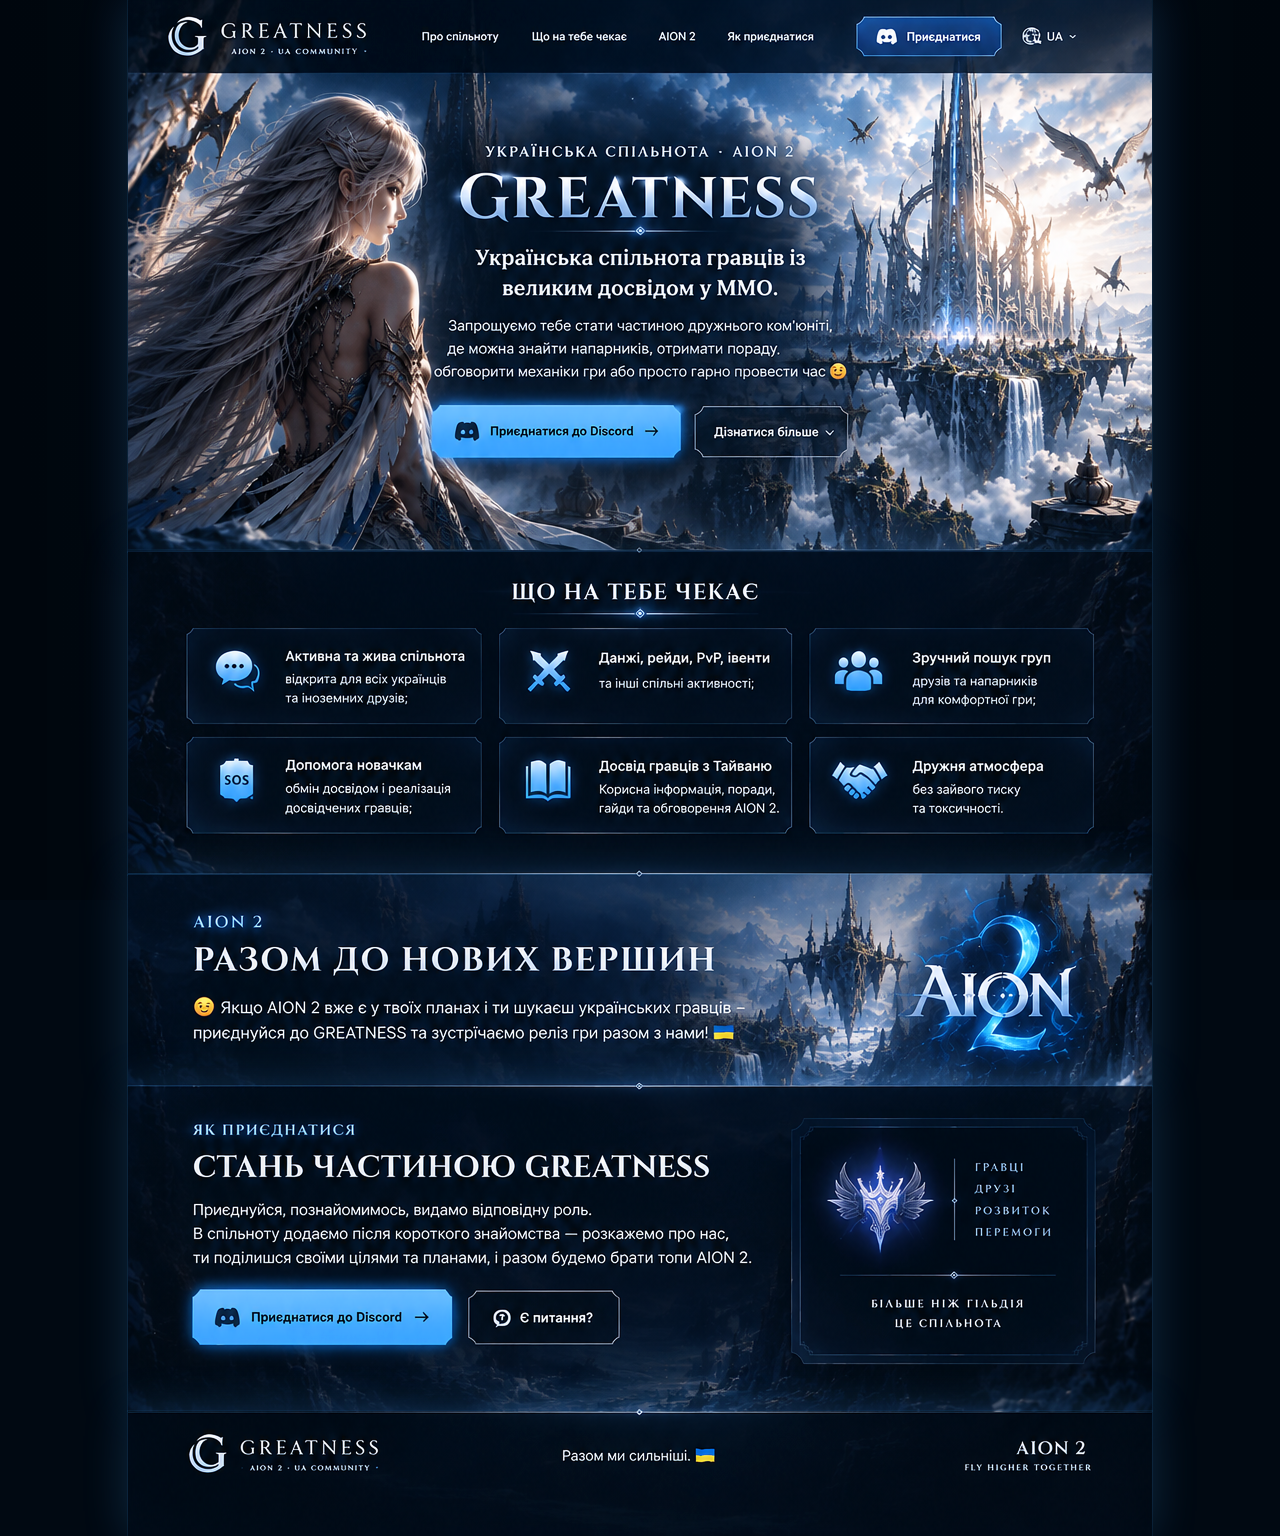
<file: index.html>
<!doctype html>
<html lang="uk">
<head>
  <meta charset="utf-8">

  <meta
    name="viewport"
    content="width=device-width, initial-scale=1"
  >

  <meta
    name="theme-color"
    content="#020b15"
  >

  <title>
    GREATNESS — українська гільдія та спільнота AION 2
  </title>

  <meta
    name="description"
    content="GREATNESS — українська гільдія та спільнота AION 2. Знаходь українських гравців, напарників і групи для данжів, рейдів та PvP. Приєднуйся до спільноти."
  >

  <meta
    name="robots"
    content="index, follow"
  >

  <link
    rel="canonical"
    href="https://apostall107.github.io/GreatnessAion2UA/"
  >

  <!-- Open Graph -->
  <meta
    property="og:type"
    content="website"
  >

  <meta
    property="og:site_name"
    content="GREATNESS"
  >

  <meta
    property="og:locale"
    content="uk_UA"
  >

  <meta
    property="og:title"
    content="GREATNESS — українська гільдія та спільнота AION 2"
  >

  <meta
    property="og:description"
    content="Українська спільнота та гільдія AION 2. Гравці, групи, данжі, рейди, PvP, гайди та спільна підготовка до гри."
  >

  <meta
    property="og:url"
    content="https://apostall107.github.io/GreatnessAion2UA/"
  >

  <meta
    property="og:image"
    content="https://apostall107.github.io/GreatnessAion2UA/assets/section-hero.png"
  >

  <meta
    property="og:image:alt"
    content="GREATNESS — українська спільнота AION 2"
  >

  <!-- Twitter / social preview -->
  <meta
    name="twitter:card"
    content="summary_large_image"
  >

  <meta
    name="twitter:title"
    content="GREATNESS — українська гільдія та спільнота AION 2"
  >

  <meta
    name="twitter:description"
    content="Українська спільнота гравців AION 2. Напарники, групи, данжі, рейди, PvP та спільна підготовка до гри."
  >

  <meta
    name="twitter:image"
    content="https://apostall107.github.io/GreatnessAion2UA/assets/section-hero.png"
  >

  <link
    rel="stylesheet"
    href="styles.css"
  >
</head>

<body>

  <main
    class="page"
    id="top"
  >

    <!-- =====================================================
         COMMUNITY / HERO
         ===================================================== -->

    <section
      class="visual hero"
      id="community"
      aria-labelledby="page-title"
    >

      <img
        src="assets/section-hero.png"
        alt="GREATNESS — українська гільдія та спільнота AION 2"
        class="visual__image"
      >

      <!-- Основний H1 для пошукових систем.
           Візуально прихований, щоб не змінювати дизайн. -->
      <h1
        id="page-title"
        style="
          position:absolute;
          width:1px;
          height:1px;
          padding:0;
          margin:-1px;
          overflow:hidden;
          clip:rect(0,0,0,0);
          white-space:nowrap;
          border:0;
        "
      >
        GREATNESS — українська гільдія та спільнота AION 2
      </h1>

      <!-- Header navigation -->

      <a
        class="hotspot hotspot--community"
        href="#community"
        aria-label="Про спільноту GREATNESS"
      ></a>

      <a
        class="hotspot hotspot--features-nav"
        href="#features"
        aria-label="Що на тебе чекає"
      ></a>

      <a
        class="hotspot hotspot--aion-nav"
        href="#aion"
        aria-label="AION 2"
      ></a>

      <a
        class="hotspot hotspot--join-nav"
        href="#join"
        aria-label="Як приєднатися до гільдії"
      ></a>

      <a
        class="hotspot hotspot--header-discord"
        href="https://discord.gg/B3jzsUFMYZ"
        target="_blank"
        rel="noopener noreferrer"
        aria-label="Приєднатися до Discord GREATNESS"
      ></a>

      <!-- Hero buttons -->

      <a
        class="hotspot hotspot--hero-discord"
        href="https://discord.gg/B3jzsUFMYZ"
        target="_blank"
        rel="noopener noreferrer"
        aria-label="Приєднатися до Discord GREATNESS"
      ></a>

      <a
        class="hotspot hotspot--hero-more"
        href="#features"
        aria-label="Дізнатися більше про GREATNESS"
      ></a>

    </section>


    <!-- =====================================================
         FEATURES
         ===================================================== -->

    <section
      class="visual"
      id="features"
      aria-labelledby="features-title"
    >

      <img
        src="assets/section-features.png"
        alt="Що на тебе чекає у GREATNESS — українські гравці AION 2, групи, данжі, рейди, PvP та допомога"
        class="visual__image"
      >

      <h2
        id="features-title"
        style="
          position:absolute;
          width:1px;
          height:1px;
          padding:0;
          margin:-1px;
          overflow:hidden;
          clip:rect(0,0,0,0);
          white-space:nowrap;
          border:0;
        "
      >
        Що на тебе чекає у GREATNESS
      </h2>

      <p
        style="
          position:absolute;
          width:1px;
          height:1px;
          padding:0;
          margin:-1px;
          overflow:hidden;
          clip:rect(0,0,0,0);
          white-space:nowrap;
          border:0;
        "
      >
        Активна спільнота, відкрита для всіх українців та іноземних друзів. Данжі, рейди, PvP,
        івенти та інші спільні активності. Зручний пошук груп, друзів та напарників для комфортної гри.
        Допомога новачкам, обмін досвідом і реалізація досвідчених гравців. Корисна інформація,
        поради, гайди та обговорення AION 2. Дружня атмосфера без зайвого тиску та токсичності.
      </p>

    </section>


    <!-- =====================================================
         AION 2
         ===================================================== -->

    <section
      class="visual"
      id="aion"
      aria-labelledby="aion-title"
    >

      <img
        src="assets/section-aion.png"
        alt="AION 2 — разом до нових вершин з українською спільнотою GREATNESS"
        class="visual__image"
      >

      <h2
        id="aion-title"
        style="
          position:absolute;
          width:1px;
          height:1px;
          padding:0;
          margin:-1px;
          overflow:hidden;
          clip:rect(0,0,0,0);
          white-space:nowrap;
          border:0;
        "
      >
        AION 2 — разом до нових вершин
      </h2>

      <p
        style="
          position:absolute;
          width:1px;
          height:1px;
          padding:0;
          margin:-1px;
          overflow:hidden;
          clip:rect(0,0,0,0);
          white-space:nowrap;
          border:0;
        "
      >
        Якщо AION 2 вже є у твоїх планах і ти шукаєш українських гравців — приєднуйся до GREATNESS
        та зустрічаймо реліз гри разом. Гравці, друзі, розвиток, перемоги.
      </p>

    </section>


    <!-- =====================================================
         JOIN
         ===================================================== -->

    <section
      class="visual"
      id="join"
      aria-labelledby="join-title"
    >

      <img
        src="assets/section-join.png"
        alt="Як приєднатися до GREATNESS — української гільдії AION 2"
        class="visual__image"
      >

      <h2
        id="join-title"
        style="
          position:absolute;
          width:1px;
          height:1px;
          padding:0;
          margin:-1px;
          overflow:hidden;
          clip:rect(0,0,0,0);
          white-space:nowrap;
          border:0;
        "
      >
        Як приєднатися до GREATNESS
      </h2>

      <p
        style="
          position:absolute;
          width:1px;
          height:1px;
          padding:0;
          margin:-1px;
          overflow:hidden;
          clip:rect(0,0,0,0);
          white-space:nowrap;
          border:0;
        "
      >
        Приєднуйся до Discord GREATNESS, познайомимось, видамо відповідну роль. В спільноту додаємо
        після короткого знайомства — розкажи про себе, поділишся своїми цілями та планами, і разом
        будемо брати топи AION 2.
      </p>

      <a
        class="hotspot hotspot--join-discord"
        href="https://discord.gg/B3jzsUFMYZ"
        target="_blank"
        rel="noopener noreferrer"
        aria-label="Приєднатися до Discord GREATNESS"
      ></a>

      <a
        class="hotspot hotspot--question"
        href="mailto:greatness.aion2@gmail.com"
        aria-label="Задати питання GREATNESS"
      ></a>

    </section>


    <!-- =====================================================
         FOOTER
         ===================================================== -->

    <footer
      class="visual"
      aria-label="GREATNESS — AION 2"
    >

      <img
        src="assets/section-footer.png"
        alt="GREATNESS — AION 2"
        class="visual__image"
      >

    </footer>

  </main>


  <script src="script.js"></script>

</body>
</html>
</file>
<file: styles.css>
:root {
  --site-width: 1024px;
  --page-bg: #010912;
  --edge-blue: rgba(28, 91, 139, 0.18);
  --glow: rgba(70, 160, 240, 0.22);
}

* {
  box-sizing: border-box;
}

html {
  scroll-behavior: smooth;
}

body {
  margin: 0;
  padding: 0;
  background:
    radial-gradient(
      ellipse at center top,
      rgba(16, 48, 76, 0.28) 0%,
      rgba(3, 15, 26, 0.18) 35%,
      #010912 72%
    ),
    #010912;
  color: #fff;
  overflow-x: hidden;
  font-family: Arial, Helvetica, sans-serif;
}

body::before {
  content: "";
  position: fixed;
  inset: 0;
  pointer-events: none;
  z-index: -1;
  background:
    linear-gradient(
      90deg,
      rgba(0, 0, 0, 0.28) 0%,
      transparent 18%,
      transparent 82%,
      rgba(0, 0, 0, 0.28) 100%
    );
}

::selection {
  background: rgba(84, 166, 255, 0.35);
}

/* =========================================
   MAIN PAGE
   ========================================= */

.page {
  width: 100%;
  margin: 0 auto;
  padding: 0;
}

/*
  Важливо:
  сам сайт завжди тримається у своїх рідних 1024px.
  На великих моніторах він НЕ розтягується,
  тому графіка залишається чіткою.
*/
.visual {
  position: relative;
  width: var(--site-width);
  max-width: 100%;
  margin: 0 auto;
  padding: 0;
  line-height: 0;
  scroll-margin-top: 1px;
  background: #020b15;
  box-shadow:
    0 0 0 1px var(--edge-blue),
    0 0 45px var(--glow);
}

.visual__image {
  display: block;
  width: 1024px;
  max-width: 100%;
  height: auto;
  margin: 0;
  padding: 0;
  border: 0;
  user-select: none;
  -webkit-user-drag: none;
}

/* =========================================
   CLICKABLE AREAS
   ========================================= */

.hotspot {
  position: absolute;
  z-index: 5;
  display: block;
  border-radius: 10px;
  outline: none;
  -webkit-tap-highlight-color: transparent;
}

.hotspot:focus-visible {
  box-shadow:
    0 0 0 2px rgba(151, 215, 255, 0.95),
    0 0 24px rgba(95, 181, 255, 0.6);
}

/* =========================================
   HEADER
   Hero source: 1024 × 552
   ========================================= */

.hotspot--community {
  left: 27.6%;
  top: 4.7%;
  width: 10.1%;
  height: 5%;
}

.hotspot--features-nav {
  left: 39.1%;
  top: 4.7%;
  width: 10.8%;
  height: 5%;
}

.hotspot--aion-nav {
  left: 51.2%;
  top: 4.7%;
  width: 7%;
  height: 5%;
}

.hotspot--join-nav {
  left: 58.9%;
  top: 4.7%;
  width: 11%;
  height: 5%;
}

.hotspot--header-discord {
  left: 71%;
  top: 2.7%;
  width: 14.5%;
  height: 7.1%;
}

/* =========================================
   HERO BUTTONS
   ========================================= */

.hotspot--hero-discord {
  left: 29.7%;
  top: 73.5%;
  width: 24.8%;
  height: 11.2%;
}

.hotspot--hero-more {
  left: 55.4%;
  top: 73.5%;
  width: 14.3%;
  height: 11.2%;
}

/* =========================================
   JOIN SECTION
   Source: 1024 × 325
   ========================================= */

.hotspot--join-discord {
  left: 6.1%;
  top: 62.1%;
  width: 25.4%;
  height: 17.6%;
}

.hotspot--question {
  left: 33%;
  top: 62.1%;
  width: 15%;
  height: 17.6%;
}

/* =========================================
   TABLET / MOBILE
   ========================================= */

@media (max-width: 1024px) {
  body {
    background: #020b15;
  }

  .visual {
    width: 100%;
    max-width: 1024px;
    box-shadow: none;
  }

  .visual__image {
    width: 100%;
    max-width: 1024px;
  }
}

/* =========================================
   SMALL MOBILE
   ========================================= */

@media (max-width: 700px) {
  .hotspot {
    border-radius: 6px;
  }
}
</file>
